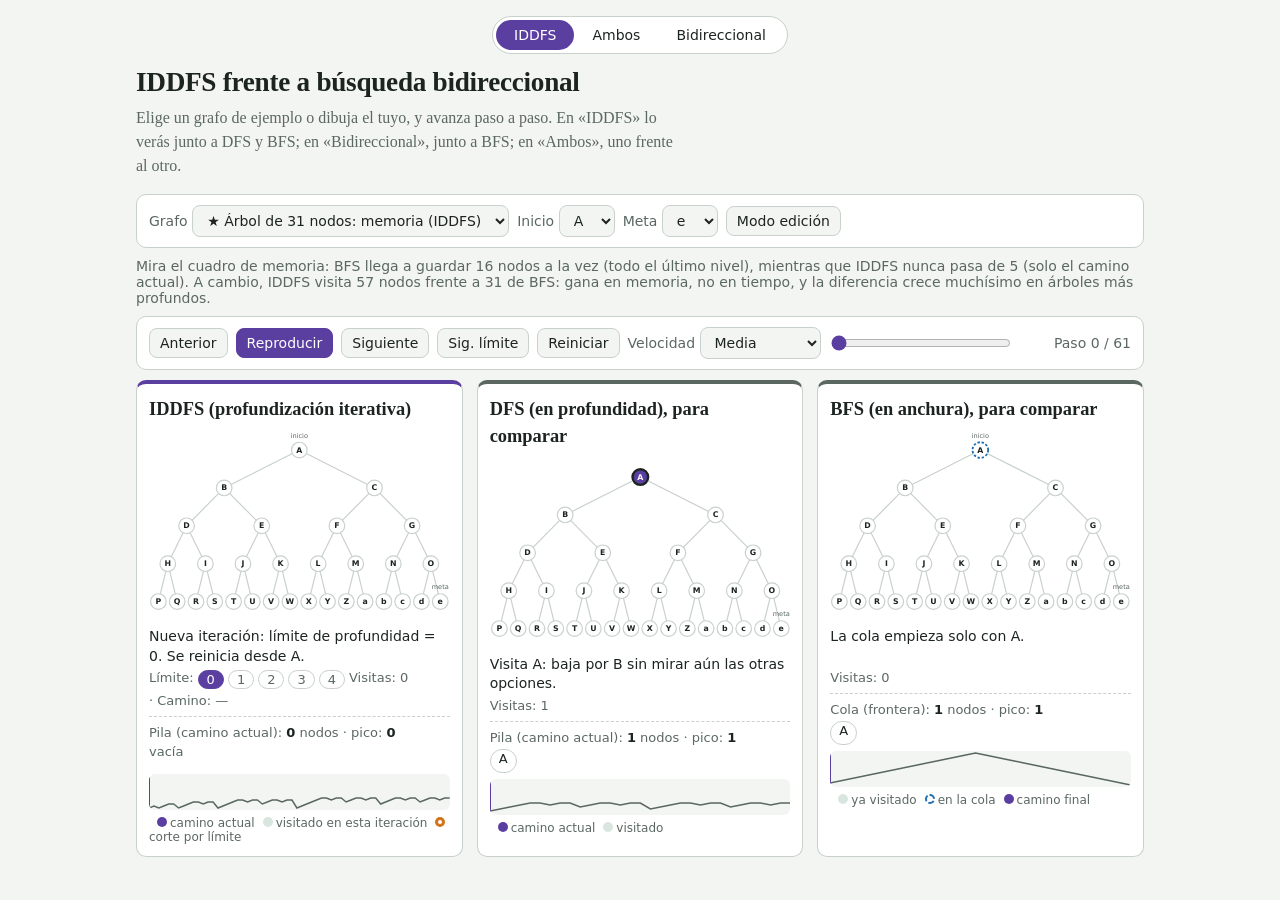
<file: index.html>
<!doctype html>
<html lang="es">
  <head>
    <meta charset="utf-8" />
    <meta
      name="viewport"
      content="width=device-width, initial-scale=1, viewport-fit=cover"
    />
    <title>IDDFS vs búsqueda bidireccional</title>
    <style>
      :root {
        --bg: #f3f5f2;
        --fg: #1c2421;
        --muted: #5b6862;
        --card: #fff;
        --line: #c9d1cc;
        --seen: #d9e6df;
        --acc: #5b3fa0;
        --f: #1f6fb2;
        --b: #d4741a;
        --ok: #1f8a4c;
        --on: #fff;
        box-sizing: border-box;
        padding-top: env(safe-area-inset-top, 0px);
        padding-bottom: env(safe-area-inset-bottom, 0px);
      }
      @media (prefers-color-scheme: dark) {
        :root:not([data-theme="light"]) {
          --bg: #121816;
          --fg: #e6ece8;
          --muted: #9aa8a1;
          --card: #1b2420;
          --line: #3a4741;
          --seen: #2a3a33;
          --acc: #a58bf0;
          --f: #5aa8e8;
          --b: #f0a05a;
          --ok: #4cc882;
          --on: #10161a;
        }
      }
      :root[data-theme="dark"] {
        --bg: #121816;
        --fg: #e6ece8;
        --muted: #9aa8a1;
        --card: #1b2420;
        --line: #3a4741;
        --seen: #2a3a33;
        --acc: #a58bf0;
        --f: #5aa8e8;
        --b: #f0a05a;
        --ok: #4cc882;
        --on: #10161a;
      }
      html {
        scroll-padding-top: env(safe-area-inset-top, 0px);
      }
      * {
        box-sizing: border-box;
      }
      [hidden] {
        display: none !important;
      }
      body {
        margin: 0;
        background: var(--bg);
        color: var(--fg);
        font:
          16px/1.5 Georgia,
          "Times New Roman",
          serif;
      }
      main {
        max-width: 1040px;
        margin: 0 auto;
        padding: 16px 16px 40px;
      }
      h1 {
        font-size: 1.7rem;
        margin: 0.3em 0 0.1em;
        letter-spacing: -0.01em;
      }
      h2 {
        font-size: 1.15rem;
        margin: 0 0 0.3em;
      }
      p.lead {
        color: var(--muted);
        margin: 0 0 16px;
        max-width: 68ch;
      }
      .seg {
        display: flex;
        width: max-content;
        max-width: 100%;
        margin: 0 auto;
        border: 1px solid var(--line);
        border-radius: 99px;
        background: var(--card);
        padding: 3px;
      }
      .seg button {
        border: 0;
        background: none;
        border-radius: 99px;
        padding: 7px 18px;
      }
      .seg button[aria-pressed="true"],
      .tool[aria-pressed="true"] {
        background: var(--acc);
        color: var(--on);
      }
      .ctl {
        display: flex;
        flex-wrap: wrap;
        gap: 8px;
        align-items: center;
        background: var(--card);
        border: 1px solid var(--line);
        border-radius: 10px;
        padding: 10px 12px;
        margin-bottom: 10px;
      }
      .ctl label,
      .hint {
        font:
          14px system-ui,
          sans-serif;
        color: var(--muted);
      }
      select,
      button {
        font:
          14px system-ui,
          sans-serif;
        padding: 6px 10px;
        border-radius: 8px;
        border: 1px solid var(--line);
        background: var(--bg);
        color: var(--fg);
        cursor: pointer;
      }
      button.main {
        background: var(--acc);
        color: var(--on);
        border-color: var(--acc);
      }
      :is(button, select, input):focus-visible {
        outline: 2px solid var(--acc);
        outline-offset: 2px;
      }
      input[type="range"] {
        flex: 1;
        min-width: 140px;
        accent-color: var(--acc);
      }
      .step {
        font:
          14px system-ui,
          sans-serif;
        color: var(--muted);
        min-width: 110px;
        text-align: right;
      }
      .grid {
        display: grid;
        grid-template-columns: 1fr 1fr;
        gap: 14px;
      }
      body[data-view="i"] .grid {
        grid-template-columns: repeat(3, minmax(0, 1fr));
      }
      .panel.r,
      .panel.d {
        display: none;
      }
      body[data-view="i"] .panel.b,
      body[data-view="b"] .panel.i,
      body[data-view="b"] .panel.d,
      body[data-view="both"] .panel.r,
      body[data-view="both"] .panel.d {
        display: none;
      }
      body[data-view="i"] .panel.d,
      body[data-view="i"] .panel.r,
      body[data-view="b"] .panel.r {
        display: block;
      }
      .panel.r,
      .panel.d {
        border-top: 4px solid var(--muted);
      }
      @media (max-width: 900px) {
        .grid,
        body[data-view="i"] .grid {
          grid-template-columns: 1fr;
        }
      }
      .panel {
        background: var(--card);
        border: 1px solid var(--line);
        border-radius: 10px;
        padding: 12px;
      }
      .panel.i {
        border-top: 4px solid var(--acc);
      }
      .panel.b {
        border-top: 4px solid var(--f);
      }
      svg {
        width: 100%;
        height: auto;
        display: block;
      }
      svg.edit {
        touch-action: none;
      }
      .ed {
        stroke: var(--line);
        stroke-width: 2;
      }
      .ed.p {
        stroke: var(--acc);
        stroke-width: 4;
      }
      .ed.f {
        stroke: var(--f);
        stroke-width: 3;
      }
      .ed.bk {
        stroke: var(--b);
        stroke-width: 3;
      }
      .ed.fin {
        stroke: var(--ok);
        stroke-width: 5;
      }
      .hit {
        stroke: transparent;
        stroke-width: 16;
        cursor: pointer;
      }
      .nd circle {
        fill: var(--card);
        stroke: var(--line);
        stroke-width: 2;
      }
      .nd text {
        font:
          600 13px system-ui,
          sans-serif;
        fill: var(--fg);
        text-anchor: middle;
        dominant-baseline: central;
        pointer-events: none;
      }
      .edit .nd {
        cursor: grab;
      }
      .nd.seen circle {
        fill: var(--seen);
      }
      .nd.path circle {
        fill: var(--acc);
        stroke: var(--acc);
      }
      .nd.path text {
        fill: var(--on);
      }
      .nd.cur circle {
        stroke: var(--fg);
        stroke-width: 4;
      }
      .nd.cut circle {
        stroke: var(--b);
        stroke-width: 4;
      }
      .nd.vf circle {
        fill: var(--f);
        stroke: var(--f);
      }
      .nd.vf text {
        fill: var(--on);
      }
      .nd.vb circle {
        fill: var(--b);
        stroke: var(--b);
      }
      .nd.vb text {
        fill: var(--on);
      }
      .nd.fr circle {
        stroke-dasharray: 4 3;
        stroke-width: 3;
      }
      .nd.fr.ff circle {
        stroke: var(--f);
      }
      .nd.fr.fb circle {
        stroke: var(--b);
      }
      .nd.meet circle {
        fill: var(--ok);
        stroke: var(--ok);
      }
      .nd.meet text {
        fill: var(--on);
      }
      .nd.sel circle {
        stroke: var(--fg);
        stroke-dasharray: 3 2;
        stroke-width: 4;
      }
      .nd .tag {
        font:
          11px system-ui,
          sans-serif;
        fill: var(--muted);
      }
      .msg {
        font:
          14px/1.4 system-ui,
          sans-serif;
        min-height: 2.8em;
        margin: 6px 0 4px;
      }
      .chips {
        display: flex;
        flex-wrap: wrap;
        gap: 4px;
        font:
          13px system-ui,
          sans-serif;
        color: var(--muted);
      }
      .chip {
        padding: 1px 8px;
        border: 1px solid var(--line);
        border-radius: 99px;
      }
      .chip.on {
        background: var(--acc);
        color: var(--on);
        border-color: var(--acc);
      }
      .leg {
        font:
          12px system-ui,
          sans-serif;
        color: var(--muted);
        margin-top: 6px;
      }
      .sw {
        display: inline-block;
        width: 10px;
        height: 10px;
        border-radius: 50%;
        margin: 0 3px 0 8px;
      }
      section.cmp {
        margin-top: 18px;
        background: var(--card);
        border: 1px solid var(--line);
        border-radius: 10px;
        padding: 14px;
      }
      .bar {
        margin: 8px 0;
        font:
          14px system-ui,
          sans-serif;
      }
      .bar div.t {
        height: 14px;
        background: var(--seen);
        border-radius: 7px;
        overflow: hidden;
        margin-top: 3px;
      }
      .bar i {
        display: block;
        height: 100%;
        width: 0;
        transition: width 0.2s;
      }
      table {
        border-collapse: collapse;
        width: 100%;
        font:
          14px system-ui,
          sans-serif;
        margin-top: 10px;
      }
      th,
      td {
        text-align: left;
        padding: 6px 8px;
        border-bottom: 1px solid var(--line);
        vertical-align: top;
      }
      .wrap {
        overflow-x: auto;
      }
      .mem {
        margin-top: 8px;
        padding-top: 8px;
        border-top: 1px dashed var(--line);
        font:
          13px system-ui,
          sans-serif;
        color: var(--muted);
      }
      .mem .ml {
        margin-bottom: 4px;
      }
      .mem b {
        color: var(--fg);
      }
      .mem .chips {
        min-height: 24px;
      }
      .mem .chip {
        cursor: pointer;
        color: var(--fg);
      }
      .chip.cf {
        border-color: var(--f);
        color: var(--f);
      }
      .chip.cb {
        border-color: var(--b);
        color: var(--b);
      }
      svg.spark {
        height: 36px;
        margin-top: 6px;
        background: var(--bg);
        border-radius: 6px;
      }
      .nd.hl circle {
        stroke: var(--ok);
        stroke-width: 6;
      }
    </style>
  </head>
  <body data-view="both">
    <main>
      <div class="seg" role="group" aria-label="Qué algoritmo ver">
        <button data-v="i" aria-pressed="false">IDDFS</button>
        <button data-v="both" aria-pressed="true">Ambos</button>
        <button data-v="b" aria-pressed="false">Bidireccional</button>
      </div>
      <h1>IDDFS frente a búsqueda bidireccional</h1>
      <p class="lead">
        Elige un grafo de ejemplo o dibuja el tuyo, y avanza paso a paso. En
        «IDDFS» lo verás junto a DFS y BFS; en «Bidireccional», junto a BFS; en
        «Ambos», uno frente al otro.
      </p>

      <div class="ctl">
        <label
          >Grafo
          <select id="pr">
            <option value="mem">★ Árbol de 31 nodos: memoria (IDDFS)</option>
            <option value="dfs">★ Anillo de 10: camino corto (IDDFS)</option>
            <option value="aba">★ Dos abanicos: tiempo (Bidireccional)</option>
            <option value="peq">Pequeño (12 nodos)</option>
            <option value="g4">Cuadrícula 4×4 (16)</option>
            <option value="g5">Cuadrícula 5×5 (25)</option>
            <option value="arb">Árbol binario (15)</option>
            <option value="ani">Anillo con atajos (20)</option>
            <option value="vac">En blanco (2 nodos)</option>
          </select></label
        >
        <label
          >Inicio
          <select id="s"></select
        ></label>
        <label
          >Meta
          <select id="g"></select
        ></label>
        <button id="edt" aria-pressed="false">Modo edición</button>
      </div>
      <p class="hint" id="why" style="margin: 0 0 10px"></p>
      <div class="ctl" id="ed" hidden>
        <button class="tool" data-t="move" aria-pressed="true">Mover</button>
        <button class="tool" data-t="node" aria-pressed="false">
          Añadir nodo
        </button>
        <button class="tool" data-t="edge" aria-pressed="false">
          Unir nodos
        </button>
        <button class="tool" data-t="del" aria-pressed="false">Borrar</button>
        <span class="hint" id="hint"></span>
      </div>
      <div class="ctl">
        <button id="prev">Anterior</button>
        <button id="play" class="main">Reproducir</button>
        <button id="next">Siguiente</button>
        <button
          id="skip"
          title="Salta al inicio de la siguiente iteración de IDDFS"
        >
          Sig. límite
        </button>
        <button id="reset">Reiniciar</button>
        <label
          >Velocidad
          <select id="sp">
            <option value="900">Lenta</option>
            <option value="450" selected>Media</option>
            <option value="150">Rápida</option>
            <option value="30">Muy rápida</option>
          </select></label
        >
        <input
          type="range"
          id="sl"
          min="0"
          max="0"
          value="0"
          aria-label="Paso"
        />
        <span class="step" id="stl"></span>
      </div>

      <div class="grid">
        <div class="panel i">
          <h2>IDDFS (profundización iterativa)</h2>
          <svg
            id="g1"
            viewBox="0 0 500 320"
            role="img"
            aria-label="Grafo con IDDFS"
          ></svg>
          <div class="msg" id="m1"></div>
          <div class="chips" id="c1"></div>
          <div class="mem" id="mem1"></div>
          <div class="leg">
            <span class="sw" style="background: var(--acc)"></span>camino
            actual<span class="sw" style="background: var(--seen)"></span
            >visitado en esta iteración<span
              class="sw"
              style="border: 3px solid var(--b)"
            ></span
            >corte por límite
          </div>
        </div>
        <div class="panel d">
          <h2>DFS (en profundidad), para comparar</h2>
          <svg
            id="g4"
            viewBox="0 0 500 320"
            role="img"
            aria-label="Grafo con DFS"
          ></svg>
          <div class="msg" id="m4"></div>
          <div class="chips" id="c4"></div>
          <div class="mem" id="mem4"></div>
          <div class="leg">
            <span class="sw" style="background: var(--acc)"></span>camino
            actual<span class="sw" style="background: var(--seen)"></span
            >visitado
          </div>
        </div>
        <div class="panel r">
          <h2>BFS (en anchura), para comparar</h2>
          <svg
            id="g3"
            viewBox="0 0 500 320"
            role="img"
            aria-label="Grafo con BFS"
          ></svg>
          <div class="msg" id="m3"></div>
          <div class="chips" id="c3"></div>
          <div class="mem" id="mem3"></div>
          <div class="leg">
            <span class="sw" style="background: var(--seen)"></span>ya
            visitado<span class="sw" style="border: 2px dashed var(--f)"></span
            >en la cola<span class="sw" style="background: var(--acc)"></span
            >camino final
          </div>
        </div>
        <div class="panel b">
          <h2>Búsqueda bidireccional (BFS desde ambos extremos)</h2>
          <svg
            id="g2"
            viewBox="0 0 500 320"
            role="img"
            aria-label="Grafo con búsqueda bidireccional"
          ></svg>
          <div class="msg" id="m2"></div>
          <div class="chips" id="c2"></div>
          <div class="mem" id="mem2"></div>
          <div class="leg">
            <span class="sw" style="background: var(--f)"></span>desde el
            inicio<span class="sw" style="background: var(--b)"></span>desde la
            meta<span class="sw" style="border: 2px dashed var(--fg)"></span
            >frontera<span class="sw" style="background: var(--ok)"></span
            >encuentro
          </div>
        </div>
      </div>
    </main>

    <script>
      const $ = (id) => document.getElementById(id),
        key = (a, b) => (a < b ? a + "|" + b : b + "|" + a),
        LT = "ABCDEFGHIJKLMNOPQRSTUVWXYZabcdefghijklmnopqrstuvwxyz",
        lt = (i) => LT[i];
      function grid(r, c) {
        const n = {},
          e = [];
        for (let j = 0; j < r; j++)
          for (let k = 0; k < c; k++) {
            const id = lt(j * c + k);
            n[id] = [50 + (k * 400) / (c - 1), 30 + (j * 260) / (r - 1)];
            if (k) e.push([lt(j * c + k - 1), id]);
            if (j) e.push([lt((j - 1) * c + k), id]);
          }
        return { n, e, s: "A", g: lt(r * c - 1) };
      }
      function tree(c = 15, dy = 85, s0 = "H", g0 = "O") {
        const n = {},
          e = [];
        for (let i = 0; i < c; i++) {
          const l = Math.floor(Math.log2(i + 1)),
            k = i + 1 - 2 ** l;
          n[lt(i)] = [((k + 0.5) * 500) / 2 ** l, 35 + l * dy];
          if (i) e.push([lt((i - 1) >> 1), lt(i)]);
        }
        return { n, e, s: s0, g: g0 };
      }
      function ring() {
        const n = {},
          e = [];
        for (let i = 0; i < 20; i++) {
          const a = (i / 20) * 2 * Math.PI - Math.PI / 2;
          n[lt(i)] = [250 + 205 * Math.cos(a), 160 + 130 * Math.sin(a)];
          e.push([lt(i), lt((i + 1) % 20)]);
        }
        [
          [0, 7],
          [3, 12],
          [5, 15],
          [9, 17],
          [2, 10],
        ].forEach(([a, b]) => e.push([lt(a), lt(b)]));
        return { n, e, s: "A", g: lt(10) };
      }
      function ring10() {
        const n = {},
          e = [];
        for (let i = 0; i < 10; i++) {
          const a = (i / 10) * 2 * Math.PI - Math.PI / 2;
          n[lt(i)] = [250 + 170 * Math.cos(a), 160 + 125 * Math.sin(a)];
          e.push([lt(i), lt((i + 1) % 10)]);
        }
        return { n, e, s: "A", g: "J" };
      }
      function fan() {
        const n = {},
          e = [],
          Y = (k) => 20 + k * 35;
        n.A = [30, 160];
        ["B", "C", "D"].forEach((c, j) => (n[c] = [100, Y(3 * j + 1)]));
        for (let k = 0; k < 9; k++) {
          n[lt(4 + k)] = [190, Y(k)];
          n[lt(13 + k)] = [310, Y(k)];
          e.push(
            [lt(4 + k), lt(13 + k)],
            [lt(1 + ((k / 3) | 0)), lt(4 + k)],
            [lt(22 + ((k / 3) | 0)), lt(13 + k)],
          );
        }
        ["W", "X", "Y"].forEach((c, j) => (n[c] = [400, Y(3 * j + 1)]));
        n.Z = [470, 160];
        [1, 2, 3].forEach((k) => e.push(["A", lt(k)], ["Z", lt(21 + k)]));
        return { n, e, s: "A", g: "Z" };
      }
      const PRE = {
        mem: () => tree(31, 63, "A", "e"),
        dfs: ring10,
        aba: fan,
        peq: () => ({
          n: {
            A: [50, 160],
            B: [140, 70],
            C: [140, 250],
            D: [240, 40],
            E: [240, 130],
            F: [240, 200],
            G: [240, 290],
            H: [340, 70],
            I: [340, 160],
            J: [340, 250],
            K: [450, 110],
            L: [450, 220],
          },
          e: "AB AC BD BE CF CG DH EI EF FJ GJ HK IK IL JL"
            .split(" ")
            .map((x) => [x[0], x[1]]),
          s: "A",
          g: "L",
        }),
        g4: () => grid(4, 4),
        g5: () => grid(5, 5),
        arb: tree,
        ani: ring,
        vac: () => ({
          n: { A: [100, 160], B: [400, 160] },
          e: [],
          s: "A",
          g: "B",
        }),
      };

      let N = {},
        E = [],
        S = "A",
        G = "B",
        adj = {},
        I1 = [],
        I2 = [],
        I3 = [],
        I4 = [],
        i = 0,
        timer = null,
        edit = false,
        tool = "move",
        pend = null,
        drag = null;
      function mkAdj() {
        adj = {};
        Object.keys(N).forEach((k) => (adj[k] = []));
        E.forEach(([a, b]) => {
          adj[a].push(b);
          adj[b].push(a);
        });
        Object.values(adj).forEach((a) => a.sort());
      }
      function reach(s, g) {
        const v = new Set([s]),
          q = [s];
        while (q.length) {
          const n = q.shift();
          for (const m of adj[n])
            if (!v.has(m)) {
              v.add(m);
              q.push(m);
            }
        }
        return v.has(g);
      }

      function iddfs(s, g) {
        const st = [],
          LIM = 20000;
        let exp = 0,
          trunc = false;
        if (!reach(s, g))
          return [
            {
              L: 0,
              path: [],
              seen: [],
              cur: null,
              exp: 0,
              kind: "none",
              msg: `No existe camino entre ${s} y ${g}.`,
            },
          ];
        for (let L = 0; L < Object.keys(N).length && !trunc; L++) {
          const seen = new Set();
          let found = false;
          st.push({
            L,
            path: [],
            seen: [],
            cur: null,
            exp,
            kind: "iter",
            msg: `Nueva iteración: límite de profundidad = ${L}. Se reinicia desde ${s}.`,
          });
          const dls = (n, path) => {
            if (exp >= LIM) {
              trunc = true;
              return true;
            }
            exp++;
            seen.add(n);
            const p = [...path, n],
              d = p.length - 1,
              base = { L, path: p, seen: [...seen], cur: n, exp };
            if (n === g) {
              st.push({
                ...base,
                kind: "goal",
                msg: `Visita ${n} (prof. ${d}): ¡es la meta! Camino: ${p.join(" → ")}.`,
              });
              found = true;
              return true;
            }
            if (d === L) {
              st.push({
                ...base,
                kind: "cut",
                msg: `Visita ${n} (prof. ${d}): se alcanzó el límite ${L}, no se expande.`,
              });
              return false;
            }
            st.push({
              ...base,
              kind: "visit",
              msg: `Visita ${n} (prof. ${d}): se expande a ${adj[n].filter((m) => !p.includes(m)).join(", ") || "nadie (sin vecinos nuevos)"}.`,
            });
            for (const m of adj[n])
              if (!p.includes(m) && dls(m, p)) return true;
            return false;
          };
          dls(s, []);
          if (found) break;
        }
        if (trunc)
          st.push({
            ...st[st.length - 1],
            kind: "trunc",
            msg: "Se detuvo al llegar a 20 000 visitas: IDDFS revisita demasiados nodos en este grafo.",
          });
        return st;
      }

      function bidi(s, g) {
        const st = [];
        let qF = [s],
          qB = [g],
          pF = { [s]: null },
          pB = { [g]: null },
          exp = 0,
          turn = 0,
          meet = s === g ? s : null,
          path = null;
        const snap = (msg, cur, fin) =>
          st.push({
            F: { ...pF },
            B: { ...pB },
            qF: [...qF],
            qB: [...qB],
            cur,
            meet,
            exp,
            path: fin || null,
            msg,
          });
        const build = () => {
          const a = [];
          for (let n = meet; n != null; n = pF[n]) a.unshift(n);
          for (let n = pB[meet]; n != null; n = pB[n]) a.push(n);
          return a;
        };
        snap(
          `Se crean dos fronteras: una en ${s} (azul) y otra en ${g} (naranja).`,
          null,
        );
        if (meet) {
          path = [s];
          snap("Inicio y meta coinciden.", null, path);
        }
        while (!meet && (qF.length || qB.length)) {
          const fw = turn++ % 2 === 0,
            q = fw ? qF : qB;
          if (!q.length) continue;
          const n = q.shift();
          exp++;
          const P = fw ? pF : pB,
            O = fw ? pB : pF,
            nuevos = [];
          for (const m of adj[n]) {
            if (m in P) continue;
            P[m] = n;
            q.push(m);
            nuevos.push(m);
            if (m in O) {
              meet = m;
              break;
            }
          }
          if (meet) {
            path = build();
            snap(
              `Expande ${n} desde ${fw ? "el inicio" : "la meta"}: ${meet} ya había sido alcanzado por el otro lado. ¡Se encuentran! Camino: ${path.join(" → ")}.`,
              n,
              path,
            );
          } else
            snap(
              `Expande ${n} desde ${fw ? "el inicio" : "la meta"}: agrega ${nuevos.join(", ") || "nada nuevo"} a su frontera.`,
              n,
            );
        }
        if (!meet)
          snap(
            `Las fronteras se agotaron sin encontrarse: no existe camino.`,
            null,
          );
        return st;
      }

      function bfsSteps(s, g) {
        const st = [],
          par = { [s]: null };
        let q = [s],
          exp = 0;
        const snap = (msg, cur, path) =>
          st.push({
            par: { ...par },
            q: [...q],
            cur,
            exp,
            path: path || null,
            msg,
          });
        snap(`La cola empieza solo con ${s}.`, null);
        if (!reach(s, g)) {
          snap(`No existe camino entre ${s} y ${g}.`, null);
          return st;
        }
        while (q.length) {
          const n = q.shift();
          exp++;
          if (n === g) {
            const p = [];
            for (let x = n; x != null; x = par[x]) p.unshift(x);
            snap(`Visita ${n}: ¡es la meta! Camino: ${p.join(" → ")}.`, n, p);
            return st;
          }
          const nu = [];
          for (const m of adj[n])
            if (!(m in par)) {
              par[m] = n;
              q.push(m);
              nu.push(m);
            }
          snap(
            `Visita ${n}: agrega ${nu.join(", ") || "nada nuevo"} a la cola.`,
            n,
          );
        }
        return st;
      }
      function dfsSteps(s, g) {
        const st = [],
          LIM = 20000,
          seen = new Set();
        let exp = 0,
          tr = false;
        if (!reach(s, g))
          return [
            {
              path: [],
              seen: [],
              cur: null,
              exp: 0,
              msg: `No existe camino entre ${s} y ${g}.`,
            },
          ];
        const f = (n, path) => {
          if (exp >= LIM) {
            tr = true;
            return true;
          }
          exp++;
          seen.add(n);
          const p = [...path, n],
            b = { path: p, seen: [...seen], cur: n, exp };
          if (n === g) {
            st.push({
              ...b,
              msg: `Visita ${n}: ¡es la meta! Camino: ${p.join(" → ")}.`,
            });
            return true;
          }
          const nx = adj[n].filter((m) => !p.includes(m));
          st.push({
            ...b,
            msg: nx.length
              ? `Visita ${n}: baja por ${nx[0]} sin mirar aún las otras opciones.`
              : `Visita ${n}: callejón sin salida, retrocede.`,
          });
          for (const m of nx) if (f(m, p)) return true;
          return false;
        };
        f(s, []);
        if (tr)
          st.push({
            ...st[st.length - 1],
            msg: "Se detuvo al llegar a 20 000 visitas.",
          });
        return st;
      }
      let MM = {};
      function mkMem() {
        const A = [
            I1.map((s) => s.path.length),
            I2.map((s) => s.qF.length + s.qB.length),
            I3.map((s) => s.q.length),
            I4.map((s) => s.path.length),
          ],
          pre = (a) => {
            let m = 0;
            return a.map((v) => (m = Math.max(m, v)));
          };
        MM = {
          s: A,
          p: A.map(pre),
          g: Math.max(
            1,
            ...A.map((a) => a.reduce((m, v) => Math.max(m, v), 0)),
          ),
        };
      }
      function memBox(j, lbl, items) {
        const sz = MM.s[j],
          k = Math.min(i, sz.length - 1),
          st = Math.ceil(sz.length / 200),
          pts = [];
        for (let q = 0; q < sz.length; q += st)
          pts.push(
            `${((q / Math.max(sz.length - 1, 1)) * 200).toFixed(1)},${(34 - (sz[q] / MM.g) * 32).toFixed(1)}`,
          );
        const x = ((k / Math.max(sz.length - 1, 1)) * 200).toFixed(1);
        $("mem" + (j + 1)).innerHTML =
          `<div class="ml">${lbl}: <b>${sz[k]}</b> nodos · pico: <b>${MM.p[j][k]}</b></div><div class="chips">${items.map(([n, c]) => `<span class="chip ${c}" data-n="${n}">${n}</span>`).join("") || "<span>vacía</span>"}</div><svg class="spark" viewBox="0 0 200 36" preserveAspectRatio="none" aria-hidden="true"><polyline points="${pts.join(" ")}" fill="none" stroke="var(--muted)" stroke-width="1.5" vector-effect="non-scaling-stroke"/><line x1="${x}" x2="${x}" y1="0" y2="36" stroke="var(--acc)" stroke-width="2" vector-effect="non-scaling-stroke"/></svg>`;
      }
      function hl(e, on) {
        const c = e.target.closest && e.target.closest(".mem .chip[data-n]");
        if (!c) return;
        const g = c
          .closest(".panel")
          .querySelector(`svg[id^=g] .nd[data-n="${c.dataset.n}"]`);
        if (g) g.classList.toggle("hl", on);
      }
      document.addEventListener("mouseover", (e) => hl(e, true));
      document.addEventListener("mouseout", (e) => hl(e, false));
      function stop() {
        clearInterval(timer);
        timer = null;
        $("play").textContent = "Reproducir";
      }
      function fillSel() {
        ["s", "g"].forEach((id) => {
          $(id).innerHTML = Object.keys(N)
            .map((k) => `<option>${k}</option>`)
            .join("");
        });
        $("s").value = S;
        $("g").value = G;
      }
      function build() {
        mkAdj();
        I1 = iddfs(S, G);
        I2 = bidi(S, G);
        I3 = bfsSteps(S, G);
        I4 = dfsSteps(S, G);
        mkMem();
        i = 0;
        stop();
        $("sl").max = Math.max(I1.length, I2.length, I3.length, I4.length) - 1;
        render();
      }
      function load(k) {
        const p = PRE[k]();
        N = p.n;
        E = p.e;
        S = p.s;
        G = p.g;
        pend = null;
        fillSel();
        build();
        $("why").textContent = WHY[k] || "";
        if (V[k]) setView(V[k]);
      }
      const V = { mem: "i", dfs: "i", aba: "b" },
        WHY = {
          mem: "Mira el cuadro de memoria: BFS llega a guardar 16 nodos a la vez (todo el último nivel), mientras que IDDFS nunca pasa de 5 (solo el camino actual). A cambio, IDDFS visita 57 nodos frente a 31 de BFS: gana en memoria, no en tiempo, y la diferencia crece muchísimo en árboles más profundos.",
          dfs: "DFS se mete por el lado equivocado y da toda la vuelta: 10 visitas y un camino de 9 pasos. IDDFS prueba primero a 1 paso de distancia y encuentra la meta enseguida: 4 visitas y un camino de 1 paso. Su ventaja sobre DFS: siempre encuentra el camino más corto.",
          aba: "BFS expande los 26 nodos antes de llegar a la meta. La bidireccional se encuentra a mitad de camino con solo 9 expansiones. Su costo: guarda más nodos a la vez (18 frente a 9). Gana en tiempo, no en memoria.",
        };
      function draw(svg, ec, nc) {
        let h = E.map(
          ([a, b]) =>
            `<line class="ed ${ec[key(a, b)] || ""}" x1="${N[a][0]}" y1="${N[a][1]}" x2="${N[b][0]}" y2="${N[b][1]}"/>`,
        ).join("");
        if (edit)
          h += E.map(
            ([a, b]) =>
              `<line class="hit" data-e="${a}|${b}" x1="${N[a][0]}" y1="${N[a][1]}" x2="${N[b][0]}" y2="${N[b][1]}"/>`,
          ).join("");
        h += Object.keys(N)
          .map((n) => {
            const [x, y] = N[n],
              t =
                n === S && n === G
                  ? "inicio/meta"
                  : n === S
                    ? "inicio"
                    : n === G
                      ? "meta"
                      : "";
            return `<g class="nd ${nc(n)}${pend === n ? " sel" : ""}" data-n="${n}"><circle cx="${x}" cy="${y}" r="${Object.keys(N).length > 25 ? 13 : 16}"/><text x="${x}" y="${y}">${n}</text>${t ? `<text class="tag" x="${x}" y="${y - 24}">${t}</text>` : ""}</g>`;
          })
          .join("");
        svg.innerHTML = h;
        svg.classList.toggle("edit", edit);
      }

      function render() {
        const a = I1[Math.min(i, I1.length - 1)],
          b = I2[Math.min(i, I2.length - 1)],
          c = I3[Math.min(i, I3.length - 1)],
          d = I4[Math.min(i, I4.length - 1)],
          A = I1[I1.length - 1];
        const ec1 = {};
        for (let k = 1; k < a.path.length; k++)
          ec1[key(a.path[k - 1], a.path[k])] = "p";
        draw(
          $("g1"),
          ec1,
          (n) =>
            (a.seen.includes(n) ? "seen " : "") +
            (a.path.includes(n) ? "path " : "") +
            (a.cur === n ? "cur " : "") +
            (a.kind === "cut" && a.cur === n ? "cut " : ""),
        );
        $("m1").textContent = a.msg;
        $("c1").innerHTML =
          "Límite: " +
          Array.from(
            { length: A.L + 1 },
            (_, l) => `<span class="chip ${l === a.L ? "on" : ""}">${l}</span>`,
          ).join("") +
          ` <span>Visitas: ${a.exp}</span> <span>· Camino: ${a.path.join(" → ") || "—"}</span>`;
        const ec2 = {};
        for (const [P, c] of [
          [b.F, "f"],
          [b.B, "bk"],
        ])
          for (const n in P) if (P[n] != null) ec2[key(n, P[n])] = c;
        if (b.path)
          for (let k = 1; k < b.path.length; k++)
            ec2[key(b.path[k - 1], b.path[k])] = "fin";
        draw($("g2"), ec2, (n) => {
          let c = "";
          const inF = n in b.F,
            inB = n in b.B;
          if (n === b.meet) c += "meet ";
          else if (inF && !inB) c += "vf ";
          else if (inB && !inF) c += "vb ";
          if (b.qF.includes(n)) c += "fr ff ";
          if (b.qB.includes(n)) c += "fr fb ";
          if (b.cur === n && n !== b.meet) c += "cur ";
          return c;
        });
        $("m2").textContent = b.msg;
        $("c2").innerHTML = `<span>Expandidos: ${b.exp}</span>`;
        const ec3 = {};
        for (const n in c.par)
          if (c.par[n] != null) ec3[key(n, c.par[n])] = "f";
        if (c.path)
          for (let k = 1; k < c.path.length; k++)
            ec3[key(c.path[k - 1], c.path[k])] = "fin";
        draw(
          $("g3"),
          ec3,
          (n) =>
            (n in c.par && !c.q.includes(n) ? "seen " : "") +
            (c.q.includes(n) ? "fr ff " : "") +
            (c.path && c.path.includes(n) ? "path " : "") +
            (c.cur === n ? "cur " : ""),
        );
        $("m3").textContent = c.msg;
        $("c3").innerHTML = `<span>Visitas: ${c.exp}</span>`;
        const ec4 = {};
        for (let k = 1; k < d.path.length; k++)
          ec4[key(d.path[k - 1], d.path[k])] = "p";
        draw(
          $("g4"),
          ec4,
          (n) =>
            (d.seen.includes(n) ? "seen " : "") +
            (d.path.includes(n) ? "path " : "") +
            (d.cur === n ? "cur " : ""),
        );
        $("m4").textContent = d.msg;
        $("c4").innerHTML = `<span>Visitas: ${d.exp}</span>`;
        memBox(
          0,
          "Pila (camino actual)",
          a.path.map((n) => [n, ""]),
        );
        memBox(1, "Dos fronteras", [
          ...b.qF.map((n) => [n, "cf"]),
          ...b.qB.map((n) => [n, "cb"]),
        ]);
        memBox(
          2,
          "Cola (frontera)",
          c.q.map((n) => [n, ""]),
        );
        memBox(
          3,
          "Pila (camino actual)",
          d.path.map((n) => [n, ""]),
        );
        $("sl").value = i;
        $("stl").textContent = `Paso ${i} / ${$("sl").max}`;
      }

      const step = (d) => {
        const mx = +$("sl").max;
        i = Math.max(0, Math.min(mx, i + d));
        render();
        if (i >= mx) stop();
      };
      $("next").onclick = () => {
        stop();
        step(1);
      };
      $("prev").onclick = () => {
        stop();
        step(-1);
      };
      $("reset").onclick = () => {
        stop();
        i = 0;
        render();
      };
      $("skip").onclick = () => {
        stop();
        const j = I1.findIndex((s, k) => k > i && s.kind === "iter");
        i = j < 0 ? +$("sl").max : j;
        render();
      };
      $("sl").oninput = (e) => {
        stop();
        i = +e.target.value;
        render();
      };
      $("play").onclick = () => {
        if (timer) {
          stop();
          return;
        }
        if (i >= +$("sl").max) {
          i = 0;
          render();
        }
        $("play").textContent = "Pausa";
        timer = setInterval(() => step(1), +$("sp").value);
      };
      $("sp").onchange = () => {
        if (timer) {
          stop();
          $("play").click();
        }
      };
      $("s").onchange = (e) => {
        S = e.target.value;
        build();
      };
      $("g").onchange = (e) => {
        G = e.target.value;
        build();
      };
      $("pr").onchange = (e) => load(e.target.value);

      function setView(v) {
        document.body.dataset.view = v;
        document
          .querySelectorAll(".seg button")
          .forEach((x) => x.setAttribute("aria-pressed", x.dataset.v === v));
        render();
      }
      document
        .querySelectorAll(".seg button")
        .forEach((b) => (b.onclick = () => setView(b.dataset.v)));
      const HINTS = {
        move: "Arrastra los nodos para reubicarlos.",
        node: "Toca un espacio vacío para añadir un nodo.",
        edge: "Toca dos nodos para unirlos (o separarlos si ya están unidos).",
        del: "Toca un nodo o una arista para eliminarlo.",
      };
      function setTool(t) {
        tool = t;
        pend = null;
        document
          .querySelectorAll(".tool")
          .forEach((b) => b.setAttribute("aria-pressed", b.dataset.t === t));
        $("hint").textContent = HINTS[t];
        render();
      }
      document
        .querySelectorAll(".tool")
        .forEach((b) => (b.onclick = () => setTool(b.dataset.t)));
      $("edt").onclick = () => {
        edit = !edit;
        $("edt").setAttribute("aria-pressed", edit);
        $("ed").hidden = !edit;
        setTool("move");
      };

      function newId() {
        for (const k of LT) if (!(k in N)) return k;
        let c = 27;
        while (String(c) in N) c++;
        return String(c);
      }
      function pt(svg, e) {
        const p = svg.createSVGPoint();
        p.x = e.clientX;
        p.y = e.clientY;
        const q = p.matrixTransform(svg.getScreenCTM().inverse());
        return [
          Math.max(20, Math.min(480, q.x)),
          Math.max(24, Math.min(300, q.y)),
        ];
      }
      ["g1", "g2", "g3", "g4"].forEach((id) => {
        const svg = $(id);
        svg.addEventListener("pointerdown", (e) => {
          if (!edit) return;
          const nd = e.target.closest("[data-n]"),
            ed = e.target.closest("[data-e]"),
            n = nd && nd.dataset.n;
          if (tool === "move" && nd) {
            drag = n;
            svg.setPointerCapture(e.pointerId);
          } else if (tool === "node" && !nd) {
            N[newId()] = pt(svg, e);
            build();
          } else if (tool === "edge" && nd) {
            if (!pend) {
              pend = n;
              render();
              return;
            }
            if (pend !== n) {
              const k = E.findIndex(([a, b]) => key(a, b) === key(pend, n));
              k < 0 ? E.push([pend, n]) : E.splice(k, 1);
            }
            pend = null;
            build();
          } else if (tool === "del") {
            if (nd && Object.keys(N).length > 2) {
              delete N[n];
              E = E.filter(([a, b]) => a !== n && b !== n);
              const ks = Object.keys(N);
              if (!(S in N)) S = ks[0];
              if (!(G in N)) G = ks[ks.length - 1];
              fillSel();
              build();
            } else if (ed) {
              E = E.filter(
                ([a, b]) => key(a, b) !== key(...ed.dataset.e.split("|")),
              );
              build();
            }
          }
        });
        svg.addEventListener("pointermove", (e) => {
          if (drag) {
            N[drag] = pt(svg, e);
            render();
          }
        });
        svg.addEventListener("pointerup", () => {
          drag = null;
        });
      });
      $("pr").value = "mem";
      load("mem");
    </script>
  </body>
</html>
</file>
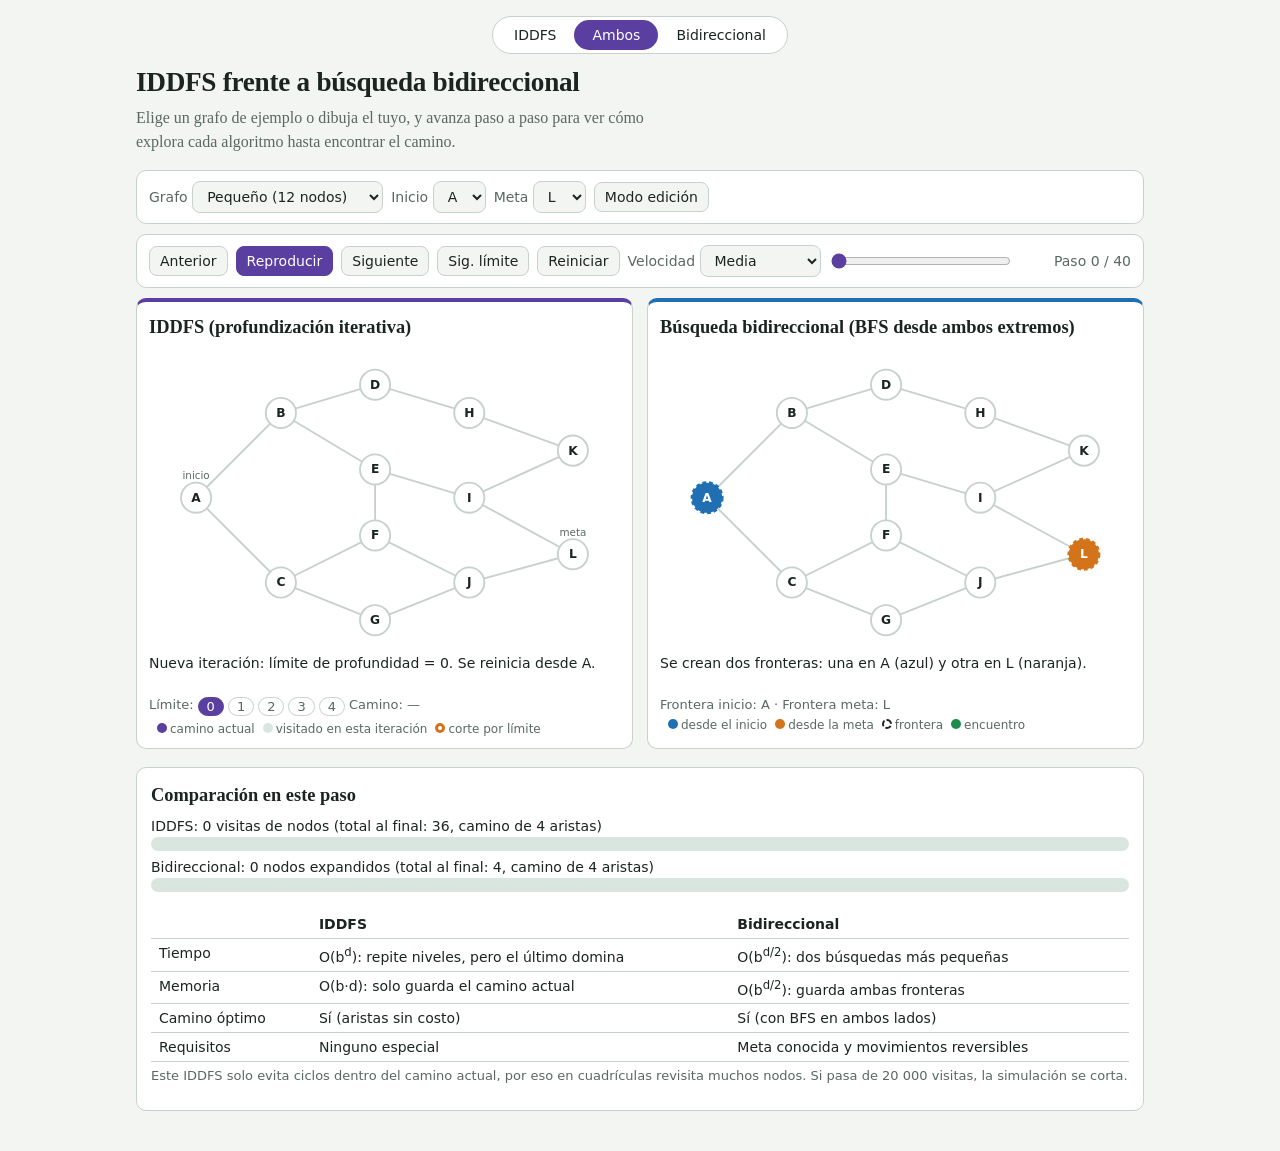
<file: indexes/index.html>
<!DOCTYPE html>
<html lang="es">
<head>
<meta charset="utf-8">
<meta name="viewport" content="width=device-width, initial-scale=1, viewport-fit=cover">
<title>IDDFS vs búsqueda bidireccional</title>
<style>
:root{--bg:#f3f5f2;--fg:#1c2421;--muted:#5b6862;--card:#fff;--line:#c9d1cc;--seen:#d9e6df;--acc:#5b3fa0;--f:#1f6fb2;--b:#d4741a;--ok:#1f8a4c;--on:#fff;
box-sizing:border-box;padding-top:env(safe-area-inset-top,0px);padding-bottom:env(safe-area-inset-bottom,0px)}
@media (prefers-color-scheme:dark){:root:not([data-theme="light"]){--bg:#121816;--fg:#e6ece8;--muted:#9aa8a1;--card:#1b2420;--line:#3a4741;--seen:#2a3a33;--acc:#a58bf0;--f:#5aa8e8;--b:#f0a05a;--ok:#4cc882;--on:#10161a}}
:root[data-theme="dark"]{--bg:#121816;--fg:#e6ece8;--muted:#9aa8a1;--card:#1b2420;--line:#3a4741;--seen:#2a3a33;--acc:#a58bf0;--f:#5aa8e8;--b:#f0a05a;--ok:#4cc882;--on:#10161a}
html{scroll-padding-top:env(safe-area-inset-top,0px)}
*{box-sizing:border-box}[hidden]{display:none!important}
body{margin:0;background:var(--bg);color:var(--fg);font:16px/1.5 Georgia,"Times New Roman",serif}
main{max-width:1040px;margin:0 auto;padding:16px 16px 40px}
h1{font-size:1.7rem;margin:.3em 0 .1em;letter-spacing:-.01em}
h2{font-size:1.15rem;margin:0 0 .3em}
p.lead{color:var(--muted);margin:0 0 16px;max-width:68ch}
.seg{display:flex;width:max-content;max-width:100%;margin:0 auto;border:1px solid var(--line);border-radius:99px;background:var(--card);padding:3px}
.seg button{border:0;background:none;border-radius:99px;padding:7px 18px}
.seg button[aria-pressed=true],.tool[aria-pressed=true]{background:var(--acc);color:var(--on)}
.ctl{display:flex;flex-wrap:wrap;gap:8px;align-items:center;background:var(--card);border:1px solid var(--line);border-radius:10px;padding:10px 12px;margin-bottom:10px}
.ctl label,.hint{font:14px system-ui,sans-serif;color:var(--muted)}
select,button{font:14px system-ui,sans-serif;padding:6px 10px;border-radius:8px;border:1px solid var(--line);background:var(--bg);color:var(--fg);cursor:pointer}
button.main{background:var(--acc);color:var(--on);border-color:var(--acc)}
:is(button,select,input):focus-visible{outline:2px solid var(--acc);outline-offset:2px}
input[type=range]{flex:1;min-width:140px;accent-color:var(--acc)}
.step{font:14px system-ui,sans-serif;color:var(--muted);min-width:110px;text-align:right}
.grid{display:grid;grid-template-columns:1fr 1fr;gap:14px}
body:not([data-view=both]) .grid{grid-template-columns:minmax(0,680px);justify-content:center}
body[data-view=i] .panel.b,body[data-view=b] .panel.i{display:none}
@media (max-width:760px){.grid{grid-template-columns:1fr}}
.panel{background:var(--card);border:1px solid var(--line);border-radius:10px;padding:12px}
.panel.i{border-top:4px solid var(--acc)}.panel.b{border-top:4px solid var(--f)}
svg{width:100%;height:auto;display:block}svg.edit{touch-action:none}
.ed{stroke:var(--line);stroke-width:2}
.ed.p{stroke:var(--acc);stroke-width:4}.ed.f{stroke:var(--f);stroke-width:3}.ed.bk{stroke:var(--b);stroke-width:3}.ed.fin{stroke:var(--ok);stroke-width:5}
.hit{stroke:transparent;stroke-width:16;cursor:pointer}
.nd circle{fill:var(--card);stroke:var(--line);stroke-width:2}
.nd text{font:600 13px system-ui,sans-serif;fill:var(--fg);text-anchor:middle;dominant-baseline:central;pointer-events:none}
.edit .nd{cursor:grab}
.nd.seen circle{fill:var(--seen)}
.nd.path circle{fill:var(--acc);stroke:var(--acc)}.nd.path text{fill:var(--on)}
.nd.cur circle{stroke:var(--fg);stroke-width:4}
.nd.cut circle{stroke:var(--b);stroke-width:4}
.nd.vf circle{fill:var(--f);stroke:var(--f)}.nd.vf text{fill:var(--on)}
.nd.vb circle{fill:var(--b);stroke:var(--b)}.nd.vb text{fill:var(--on)}
.nd.fr circle{stroke-dasharray:4 3;stroke-width:3}
.nd.fr.ff circle{stroke:var(--f)}.nd.fr.fb circle{stroke:var(--b)}
.nd.meet circle{fill:var(--ok);stroke:var(--ok)}.nd.meet text{fill:var(--on)}
.nd.sel circle{stroke:var(--fg);stroke-dasharray:3 2;stroke-width:4}
.nd .tag{font:11px system-ui,sans-serif;fill:var(--muted)}
.msg{font:14px/1.4 system-ui,sans-serif;min-height:2.8em;margin:6px 0 4px}
.chips{display:flex;flex-wrap:wrap;gap:4px;font:13px system-ui,sans-serif;color:var(--muted)}
.chip{padding:1px 8px;border:1px solid var(--line);border-radius:99px}
.chip.on{background:var(--acc);color:var(--on);border-color:var(--acc)}
.leg{font:12px system-ui,sans-serif;color:var(--muted);margin-top:6px}
.sw{display:inline-block;width:10px;height:10px;border-radius:50%;margin:0 3px 0 8px}
section.cmp{margin-top:18px;background:var(--card);border:1px solid var(--line);border-radius:10px;padding:14px}
.bar{margin:8px 0;font:14px system-ui,sans-serif}
.bar div.t{height:14px;background:var(--seen);border-radius:7px;overflow:hidden;margin-top:3px}
.bar i{display:block;height:100%;width:0;transition:width .2s}
table{border-collapse:collapse;width:100%;font:14px system-ui,sans-serif;margin-top:10px}
th,td{text-align:left;padding:6px 8px;border-bottom:1px solid var(--line);vertical-align:top}
.wrap{overflow-x:auto}
</style>
</head>
<body data-view="both">
<main>
<div class="seg" role="group" aria-label="Qué algoritmo ver">
  <button data-v="i" aria-pressed="false">IDDFS</button>
  <button data-v="both" aria-pressed="true">Ambos</button>
  <button data-v="b" aria-pressed="false">Bidireccional</button>
</div>
<h1>IDDFS frente a búsqueda bidireccional</h1>
<p class="lead">Elige un grafo de ejemplo o dibuja el tuyo, y avanza paso a paso para ver cómo explora cada algoritmo hasta encontrar el camino.</p>

<div class="ctl">
  <label>Grafo <select id="pr">
    <option value="peq">Pequeño (12 nodos)</option><option value="g4">Cuadrícula 4×4 (16)</option><option value="g5">Cuadrícula 5×5 (25)</option>
    <option value="arb">Árbol binario (15)</option><option value="ani">Anillo con atajos (20)</option><option value="vac">En blanco (2 nodos)</option></select></label>
  <label>Inicio <select id="s"></select></label>
  <label>Meta <select id="g"></select></label>
  <button id="edt" aria-pressed="false">Modo edición</button>
</div>
<div class="ctl" id="ed" hidden>
  <button class="tool" data-t="move" aria-pressed="true">Mover</button>
  <button class="tool" data-t="node" aria-pressed="false">Añadir nodo</button>
  <button class="tool" data-t="edge" aria-pressed="false">Unir nodos</button>
  <button class="tool" data-t="del" aria-pressed="false">Borrar</button>
  <span class="hint" id="hint"></span>
</div>
<div class="ctl">
  <button id="prev">Anterior</button>
  <button id="play" class="main">Reproducir</button>
  <button id="next">Siguiente</button>
  <button id="skip" title="Salta al inicio de la siguiente iteración de IDDFS">Sig. límite</button>
  <button id="reset">Reiniciar</button>
  <label>Velocidad <select id="sp"><option value="900">Lenta</option><option value="450" selected>Media</option><option value="150">Rápida</option><option value="30">Muy rápida</option></select></label>
  <input type="range" id="sl" min="0" max="0" value="0" aria-label="Paso">
  <span class="step" id="stl"></span>
</div>

<div class="grid">
  <div class="panel i">
    <h2>IDDFS (profundización iterativa)</h2>
    <svg id="g1" viewBox="0 0 500 320" role="img" aria-label="Grafo con IDDFS"></svg>
    <div class="msg" id="m1"></div>
    <div class="chips" id="c1"></div>
    <div class="leg"><span class="sw" style="background:var(--acc)"></span>camino actual<span class="sw" style="background:var(--seen)"></span>visitado en esta iteración<span class="sw" style="border:3px solid var(--b)"></span>corte por límite</div>
  </div>
  <div class="panel b">
    <h2>Búsqueda bidireccional (BFS desde ambos extremos)</h2>
    <svg id="g2" viewBox="0 0 500 320" role="img" aria-label="Grafo con búsqueda bidireccional"></svg>
    <div class="msg" id="m2"></div>
    <div class="chips" id="c2"></div>
    <div class="leg"><span class="sw" style="background:var(--f)"></span>desde el inicio<span class="sw" style="background:var(--b)"></span>desde la meta<span class="sw" style="border:2px dashed var(--fg)"></span>frontera<span class="sw" style="background:var(--ok)"></span>encuentro</div>
  </div>
</div>

<section class="cmp">
  <h2>Comparación en este paso</h2>
  <div class="bar"><span id="l1"></span><div class="t"><i id="b1" style="background:var(--acc)"></i></div></div>
  <div class="bar"><span id="l2"></span><div class="t"><i id="b2" style="background:var(--f)"></i></div></div>
  <div class="wrap"><table>
    <tr><th></th><th>IDDFS</th><th>Bidireccional</th></tr>
    <tr><td>Tiempo</td><td>O(b<sup>d</sup>): repite niveles, pero el último domina</td><td>O(b<sup>d/2</sup>): dos búsquedas más pequeñas</td></tr>
    <tr><td>Memoria</td><td>O(b·d): solo guarda el camino actual</td><td>O(b<sup>d/2</sup>): guarda ambas fronteras</td></tr>
    <tr><td>Camino óptimo</td><td>Sí (aristas sin costo)</td><td>Sí (con BFS en ambos lados)</td></tr>
    <tr><td>Requisitos</td><td>Ninguno especial</td><td>Meta conocida y movimientos reversibles</td></tr>
  </table></div>
  <p class="leg" style="font-size:13px">Este IDDFS solo evita ciclos dentro del camino actual, por eso en cuadrículas revisita muchos nodos. Si pasa de 20 000 visitas, la simulación se corta.</p>
</section>
</main>

<script>
const $=id=>document.getElementById(id),key=(a,b)=>a<b?a+'|'+b:b+'|'+a,LT="ABCDEFGHIJKLMNOPQRSTUVWXYZ",lt=i=>LT[i];
function grid(r,c){const n={},e=[];for(let j=0;j<r;j++)for(let k=0;k<c;k++){const id=lt(j*c+k);n[id]=[50+k*400/(c-1),30+j*260/(r-1)];if(k)e.push([lt(j*c+k-1),id]);if(j)e.push([lt((j-1)*c+k),id])}return{n,e,s:'A',g:lt(r*c-1)}}
function tree(){const n={},e=[];for(let i=0;i<15;i++){const l=Math.floor(Math.log2(i+1)),k=i+1-2**l;n[lt(i)]=[(k+.5)*500/2**l,35+l*85];if(i)e.push([lt((i-1)>>1),lt(i)])}return{n,e,s:'H',g:'O'}}
function ring(){const n={},e=[];for(let i=0;i<20;i++){const a=i/20*2*Math.PI-Math.PI/2;n[lt(i)]=[250+205*Math.cos(a),160+130*Math.sin(a)];e.push([lt(i),lt((i+1)%20)])}[[0,7],[3,12],[5,15],[9,17],[2,10]].forEach(([a,b])=>e.push([lt(a),lt(b)]));return{n,e,s:'A',g:lt(10)}}
const PRE={
 peq:()=>({n:{A:[50,160],B:[140,70],C:[140,250],D:[240,40],E:[240,130],F:[240,200],G:[240,290],H:[340,70],I:[340,160],J:[340,250],K:[450,110],L:[450,220]},e:"AB AC BD BE CF CG DH EI EF FJ GJ HK IK IL JL".split(" ").map(x=>[x[0],x[1]]),s:'A',g:'L'}),
 g4:()=>grid(4,4),g5:()=>grid(5,5),arb:tree,ani:ring,
 vac:()=>({n:{A:[100,160],B:[400,160]},e:[],s:'A',g:'B'})};

let N={},E=[],S='A',G='B',adj={},I1=[],I2=[],i=0,timer=null,edit=false,tool='move',pend=null,drag=null;
function mkAdj(){adj={};Object.keys(N).forEach(k=>adj[k]=[]);E.forEach(([a,b])=>{adj[a].push(b);adj[b].push(a)});Object.values(adj).forEach(a=>a.sort())}
function reach(s,g){const v=new Set([s]),q=[s];while(q.length){const n=q.shift();for(const m of adj[n])if(!v.has(m)){v.add(m);q.push(m)}}return v.has(g)}

function iddfs(s,g){
  const st=[],LIM=20000;let exp=0,trunc=false;
  if(!reach(s,g)) return [{L:0,path:[],seen:[],cur:null,exp:0,kind:'none',msg:`No existe camino entre ${s} y ${g}.`}];
  for(let L=0;L<Object.keys(N).length&&!trunc;L++){
    const seen=new Set();let found=false;
    st.push({L,path:[],seen:[],cur:null,exp,kind:'iter',msg:`Nueva iteración: límite de profundidad = ${L}. Se reinicia desde ${s}.`});
    const dls=(n,path)=>{
      if(exp>=LIM){trunc=true;return true}
      exp++;seen.add(n);const p=[...path,n],d=p.length-1,base={L,path:p,seen:[...seen],cur:n,exp};
      if(n===g){st.push({...base,kind:'goal',msg:`Visita ${n} (prof. ${d}): ¡es la meta! Camino: ${p.join(' → ')}.`});found=true;return true}
      if(d===L){st.push({...base,kind:'cut',msg:`Visita ${n} (prof. ${d}): se alcanzó el límite ${L}, no se expande.`});return false}
      st.push({...base,kind:'visit',msg:`Visita ${n} (prof. ${d}): se expande a ${adj[n].filter(m=>!p.includes(m)).join(', ')||'nadie (sin vecinos nuevos)'}.`});
      for(const m of adj[n]) if(!p.includes(m)&&dls(m,p)) return true;
      return false;
    };
    dls(s,[]);
    if(found) break;
  }
  if(trunc) st.push({...st[st.length-1],kind:'trunc',msg:'Se detuvo al llegar a 20 000 visitas: IDDFS revisita demasiados nodos en este grafo.'});
  return st;
}

function bidi(s,g){
  const st=[];let qF=[s],qB=[g],pF={[s]:null},pB={[g]:null},exp=0,turn=0,meet=s===g?s:null,path=null;
  const snap=(msg,cur,fin)=>st.push({F:{...pF},B:{...pB},qF:[...qF],qB:[...qB],cur,meet,exp,path:fin||null,msg});
  const build=()=>{const a=[];for(let n=meet;n!=null;n=pF[n])a.unshift(n);for(let n=pB[meet];n!=null;n=pB[n])a.push(n);return a};
  snap(`Se crean dos fronteras: una en ${s} (azul) y otra en ${g} (naranja).`,null);
  if(meet){path=[s];snap('Inicio y meta coinciden.',null,path)}
  while(!meet&&(qF.length||qB.length)){
    const fw=turn++%2===0,q=fw?qF:qB;if(!q.length)continue;
    const n=q.shift();exp++;const P=fw?pF:pB,O=fw?pB:pF,nuevos=[];
    for(const m of adj[n]){ if(m in P)continue;P[m]=n;q.push(m);nuevos.push(m);if(m in O){meet=m;break} }
    if(meet){path=build();snap(`Expande ${n} desde ${fw?'el inicio':'la meta'}: ${meet} ya había sido alcanzado por el otro lado. ¡Se encuentran! Camino: ${path.join(' → ')}.`,n,path)}
    else snap(`Expande ${n} desde ${fw?'el inicio':'la meta'}: agrega ${nuevos.join(', ')||'nada nuevo'} a su frontera.`,n);
  }
  if(!meet) snap(`Las fronteras se agotaron sin encontrarse: no existe camino.`,null);
  return st;
}

function stop(){clearInterval(timer);timer=null;$('play').textContent='Reproducir'}
function fillSel(){['s','g'].forEach(id=>{$(id).innerHTML=Object.keys(N).map(k=>`<option>${k}</option>`).join('')});$('s').value=S;$('g').value=G}
function build(){mkAdj();I1=iddfs(S,G);I2=bidi(S,G);i=0;stop();$('sl').max=Math.max(I1.length,I2.length)-1;render()}
function load(k){const p=PRE[k]();N=p.n;E=p.e;S=p.s;G=p.g;pend=null;fillSel();build()}

function draw(svg,ec,nc){
  let h=E.map(([a,b])=>`<line class="ed ${ec[key(a,b)]||''}" x1="${N[a][0]}" y1="${N[a][1]}" x2="${N[b][0]}" y2="${N[b][1]}"/>`).join('');
  if(edit)h+=E.map(([a,b])=>`<line class="hit" data-e="${a}|${b}" x1="${N[a][0]}" y1="${N[a][1]}" x2="${N[b][0]}" y2="${N[b][1]}"/>`).join('');
  h+=Object.keys(N).map(n=>{const[x,y]=N[n],t=n===S&&n===G?'inicio/meta':n===S?'inicio':n===G?'meta':'';
    return `<g class="nd ${nc(n)}${pend===n?' sel':''}" data-n="${n}"><circle cx="${x}" cy="${y}" r="16"/><text x="${x}" y="${y}">${n}</text>${t?`<text class="tag" x="${x}" y="${y-24}">${t}</text>`:''}</g>`}).join('');
  svg.innerHTML=h;svg.classList.toggle('edit',edit);
}

function render(){
  const a=I1[Math.min(i,I1.length-1)],b=I2[Math.min(i,I2.length-1)],A=I1[I1.length-1],B=I2[I2.length-1];
  const ec1={};for(let k=1;k<a.path.length;k++)ec1[key(a.path[k-1],a.path[k])]='p';
  draw($('g1'),ec1,n=>(a.seen.includes(n)?'seen ':'')+(a.path.includes(n)?'path ':'')+(a.cur===n?'cur ':'')+(a.kind==='cut'&&a.cur===n?'cut ':''));
  $('m1').textContent=a.msg;
  $('c1').innerHTML='Límite: '+Array.from({length:A.L+1},(_,l)=>`<span class="chip ${l===a.L?'on':''}">${l}</span>`).join('')+` <span>Camino: ${a.path.join(' → ')||'—'}</span>`;
  const ec2={};
  for(const[P,c]of[[b.F,'f'],[b.B,'bk']])for(const n in P)if(P[n]!=null)ec2[key(n,P[n])]=c;
  if(b.path)for(let k=1;k<b.path.length;k++)ec2[key(b.path[k-1],b.path[k])]='fin';
  draw($('g2'),ec2,n=>{let c='';const inF=n in b.F,inB=n in b.B;
    if(n===b.meet)c+='meet ';else if(inF&&!inB)c+='vf ';else if(inB&&!inF)c+='vb ';
    if(b.qF.includes(n))c+='fr ff ';if(b.qB.includes(n))c+='fr fb ';
    if(b.cur===n&&n!==b.meet)c+='cur ';return c});
  $('m2').textContent=b.msg;
  $('c2').innerHTML=`<span>Frontera inicio: ${b.qF.join(', ')||'—'}</span><span>· Frontera meta: ${b.qB.join(', ')||'—'}</span>`;
  const mx=Math.max(A.exp,B.exp,1),len=(ok,p)=>ok?`camino de ${p.length-1} aristas`:'sin camino completo';
  $('b1').style.width=a.exp/mx*100+'%';$('b2').style.width=b.exp/mx*100+'%';
  $('l1').textContent=`IDDFS: ${a.exp} visitas de nodos (total al final: ${A.exp}, ${len(A.kind==='goal',A.path)})`;
  $('l2').textContent=`Bidireccional: ${b.exp} nodos expandidos (total al final: ${B.exp}, ${len(!!B.path,B.path||[])})`;
  $('sl').value=i;$('stl').textContent=`Paso ${i} / ${$('sl').max}`;
}

const step=d=>{const mx=+$('sl').max;i=Math.max(0,Math.min(mx,i+d));render();if(i>=mx)stop()};
$('next').onclick=()=>{stop();step(1)};
$('prev').onclick=()=>{stop();step(-1)};
$('reset').onclick=()=>{stop();i=0;render()};
$('skip').onclick=()=>{stop();const j=I1.findIndex((s,k)=>k>i&&s.kind==='iter');i=j<0?+$('sl').max:j;render()};
$('sl').oninput=e=>{stop();i=+e.target.value;render()};
$('play').onclick=()=>{if(timer){stop();return}if(i>=+$('sl').max){i=0;render()}$('play').textContent='Pausa';timer=setInterval(()=>step(1),+$('sp').value)};
$('sp').onchange=()=>{if(timer){stop();$('play').click()}};
$('s').onchange=e=>{S=e.target.value;build()};
$('g').onchange=e=>{G=e.target.value;build()};
$('pr').onchange=e=>load(e.target.value);

document.querySelectorAll('.seg button').forEach(b=>b.onclick=()=>{document.body.dataset.view=b.dataset.v;document.querySelectorAll('.seg button').forEach(x=>x.setAttribute('aria-pressed',x===b))});
const HINTS={move:'Arrastra los nodos para reubicarlos.',node:'Toca un espacio vacío para añadir un nodo.',edge:'Toca dos nodos para unirlos (o separarlos si ya están unidos).',del:'Toca un nodo o una arista para eliminarlo.'};
function setTool(t){tool=t;pend=null;document.querySelectorAll('.tool').forEach(b=>b.setAttribute('aria-pressed',b.dataset.t===t));$('hint').textContent=HINTS[t];render()}
document.querySelectorAll('.tool').forEach(b=>b.onclick=()=>setTool(b.dataset.t));
$('edt').onclick=()=>{edit=!edit;$('edt').setAttribute('aria-pressed',edit);$('ed').hidden=!edit;setTool('move')};

function newId(){for(const k of LT)if(!(k in N))return k;let c=27;while(String(c) in N)c++;return String(c)}
function pt(svg,e){const p=svg.createSVGPoint();p.x=e.clientX;p.y=e.clientY;const q=p.matrixTransform(svg.getScreenCTM().inverse());return[Math.max(20,Math.min(480,q.x)),Math.max(24,Math.min(300,q.y))]}
['g1','g2'].forEach(id=>{const svg=$(id);
  svg.addEventListener('pointerdown',e=>{if(!edit)return;
    const nd=e.target.closest('[data-n]'),ed=e.target.closest('[data-e]'),n=nd&&nd.dataset.n;
    if(tool==='move'&&nd){drag=n;svg.setPointerCapture(e.pointerId)}
    else if(tool==='node'&&!nd){N[newId()]=pt(svg,e);build()}
    else if(tool==='edge'&&nd){
      if(!pend){pend=n;render();return}
      if(pend!==n){const k=E.findIndex(([a,b])=>key(a,b)===key(pend,n));k<0?E.push([pend,n]):E.splice(k,1)}
      pend=null;build()}
    else if(tool==='del'){
      if(nd&&Object.keys(N).length>2){delete N[n];E=E.filter(([a,b])=>a!==n&&b!==n);const ks=Object.keys(N);if(!(S in N))S=ks[0];if(!(G in N))G=ks[ks.length-1];fillSel();build()}
      else if(ed){E=E.filter(([a,b])=>key(a,b)!==key(...ed.dataset.e.split('|')));build()}}
  });
  svg.addEventListener('pointermove',e=>{if(drag){N[drag]=pt(svg,e);render()}});
  svg.addEventListener('pointerup',()=>{drag=null});
});
load('peq');
</script>
</body>
</html>
</file>
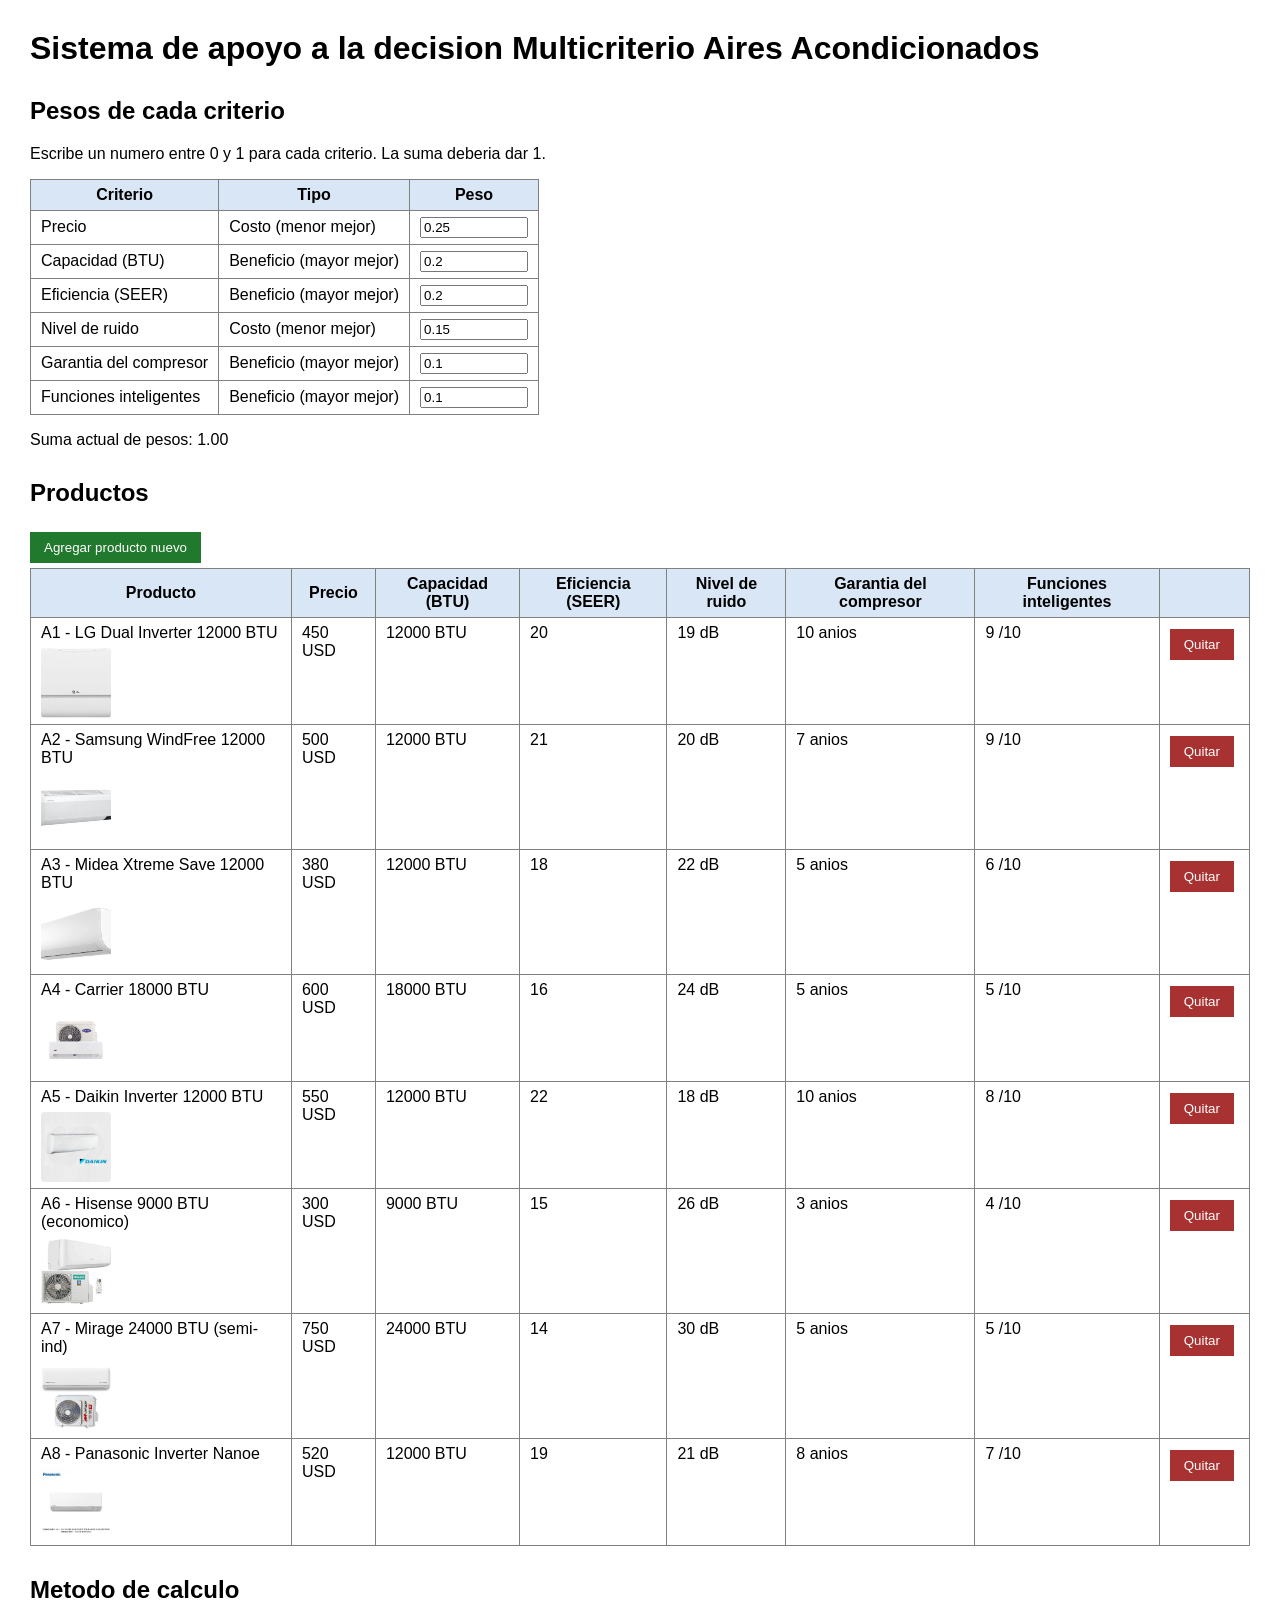
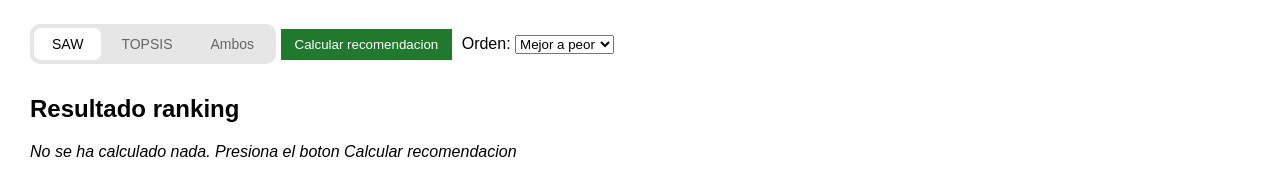
<file: index Saw y Topsis.html>
<!DOCTYPE html>
<html lang="es">
<head>
  <meta charset="UTF-8">
  <title>Sistema de apoyo a la decision Multicriterio</title>
  <link rel="stylesheet" href="style.css">
</head>
<body>

  <h1>Sistema de apoyo a la decision Multicriterio Aires Acondicionados</h1>

  <h2>Pesos de cada criterio</h2>
  <p>Escribe un numero entre 0 y 1 para cada criterio. La suma deberia dar 1.</p>

  <table id="tablaPesos" border="1" cellpadding="6">
    <tr>
      <th>Criterio</th>
      <th>Tipo</th>
      <th>Peso</th>
    </tr>
  </table>

  <p>Suma actual de pesos: <span id="sumaPesos">1.00</span></p>

  <h2>Productos</h2>

  <button id="btnMostrarForm">Agregar producto nuevo</button>

  <div id="formNuevoProducto" style="display:none;">
    <h3>Nuevo aire Acondicionado</h3>
    <table id="tablaFormulario" border="1" cellpadding="6">
    </table>
    <button id="btnGuardarProducto">Guardar producto</button>
    <button id="btnCancelarProducto">Cancelar</button>
    <p id="mensajeError" style="color:red; display:none;">Falta llenar algun campo o el numero no es valido.</p>
  </div>

  <div id="listaProductos">
  </div>

  <h2>Metodo de calculo</h2>
  <div class="segmented" role="radiogroup" aria-label="Selector de metodo">
    <input type="radio" name="mode" id="opt1" value="saw" checked>
    <label for="opt1">SAW</label>

    <input type="radio" name="mode" id="opt2" value="topsis">
    <label for="opt2">TOPSIS</label>

    <input type="radio" name="mode" id="opt3" value="ambos">
    <label for="opt3">Ambos</label>
  </div>

  <button id="btnCalcular">Calcular recomendacion</button>

  <label>
    Orden:
    <select id="ordenSelect">
      <option value="desc">Mejor a peor</option>
      <option value="asc">Peor a mejor</option>
    </select>
  </label>

  <h2>Resultado ranking</h2>
  <div id="resultadoRanking">
    <p><i>No se ha calculado nada. Presiona el boton Calcular recomendacion</i></p>
  </div>

  <script src="script.js"></script>
</body>
</html>
</file>
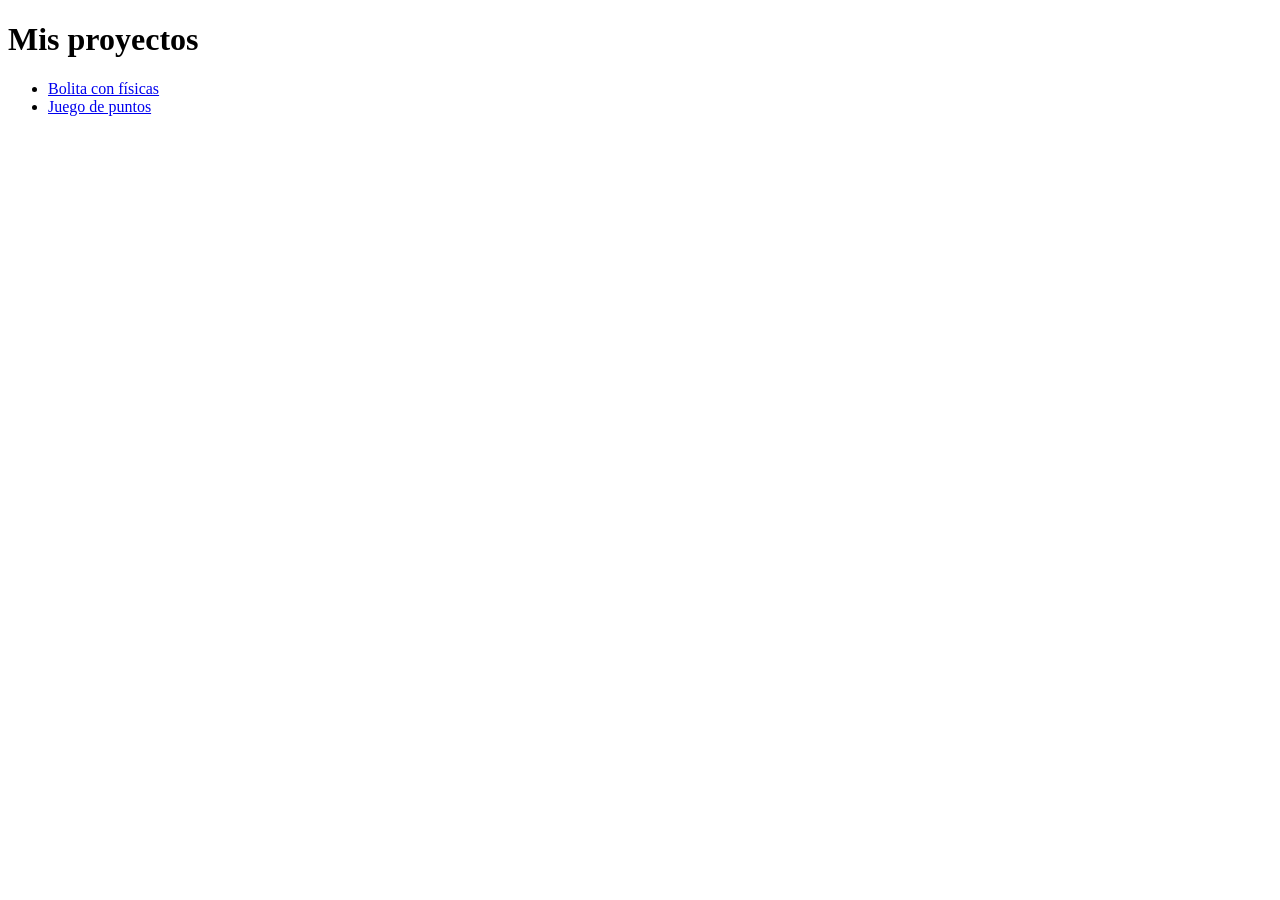
<file: index_original.html>
<!doctype html>
<html lang="es">
  <head>
    <meta charset="UTF-8" />
    <title>Cosillas en código</title>
  </head>
  <body>
    <h1>Mis proyectos</h1>
    <ul>
      <li><a href="/bolita_con_fisicas.html">Bolita con físicas</a></li>
      <li><a href="/juego_de_puntos.html">Juego de puntos</a></li>
    </ul>
  </body>
</html>
</file>
<file: style.css>
:root {
  --track-bg: #e6e6e6;
  --active-bg: #ffffff;
  --text-inactive: #666666;
  --text-active: #000000;
}

body {
  font-family: Arial, Helvetica, sans-serif;
  margin: 30px;
  background-color: #ffffff;
  color: #000000;
}

h1 {
  color: #000000;
}

h2 {
  color: #000000;
  margin-top: 30px;
}

table {
  border-collapse: collapse;
  margin-bottom: 15px;
}

th, td {
  padding: 6px 10px;
}

th {
  background-color: #d9e6f5;
}

input[type="number"], input[type="text"] {
  width: 100px;
}

button {
  background-color: #21792e;
  color: white;
  border: none;
  padding: 8px 14px;
  margin: 5px 5px 5px 0;
  cursor: pointer;
}

button:hover {
  background-color: #065f2e;
}

#formNuevoProducto {
  border: 1px solid #999999;
  padding: 10px;
  margin-bottom: 15px;
  background-color: #f2f2f2;
}

.fila-producto td {
  vertical-align: top;
}

.puesto-1 {
  background-color: #fff2b2;
}

.puesto-2 {
  background-color: #e6e6e6;
}

.puesto-3 {
  background-color: #f0d9b5;
}

.btn-eliminar {
  background-color: #a83232;
}

.btn-eliminar:hover {
  background-color: #7a2323;
}

.foto-producto {
  width: 70px;
  height: 70px;
  object-fit: cover;
  border-radius: 4px;
  display: block;
  margin-top: 6px;
}

.segmented {
    display: inline-flex;
    background: var(--track-bg);
    border-radius: 10px;
    padding: 4px;
    gap: 2px;
  }

  .segmented input {
    display: none;
  }

  .segmented label {
    padding: 8px 18px;
    font-size: 14px;
    font-weight: 500;
    color: var(--text-inactive);
    cursor: pointer;
    border-radius: 7px;
    transition: color 0.2s ease, background 0.2s ease;
    user-select: none;
    white-space: nowrap;
  }

  .segmented input:checked + label {
    color: var(--text-active);
    background: var(--active-bg);
  }

.comparativa {
  display: flex;
  flex-wrap: wrap;
  gap: 25px;
  align-items: flex-start;
}

.columna-comparativa {
  flex: 1;
  min-width: 280px;
  overflow-x: auto;
}

.columna-comparativa h3 {
  margin-top: 0;
}
</file>
